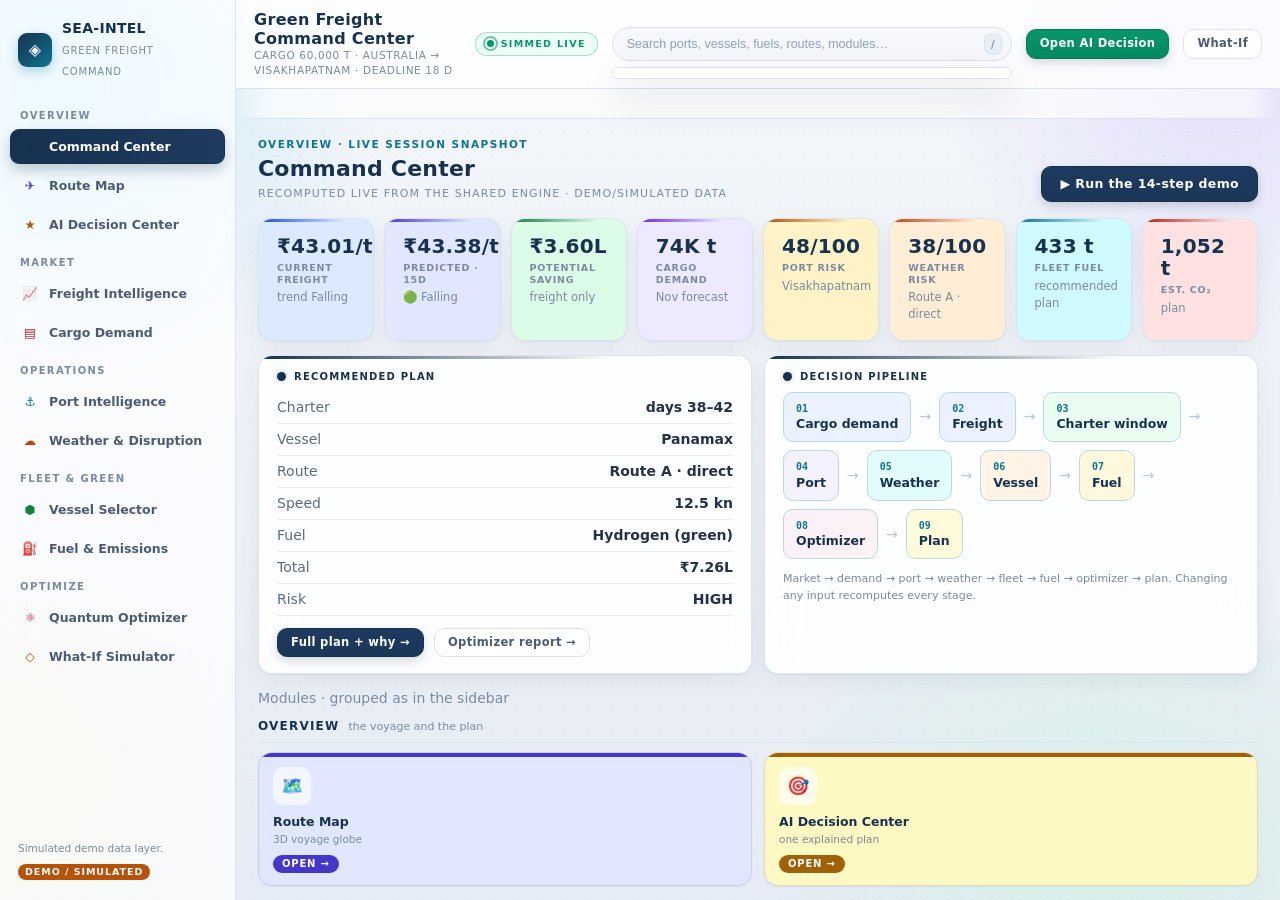
<file: index.html>
<!DOCTYPE html>
<html lang="en">
<head>
<meta charset="utf-8">
<meta name="viewport" content="width=device-width, initial-scale=1.0">
<title>SEA-INTEL · Green Freight Command Center</title>
<link rel="stylesheet" href="css/styles.css?v=66">
</head>
<body>

<div class="app">

  <!-- ============ SIDEBAR NAV ============ -->
  <aside class="side">
    <div class="brand">
      <div class="logo">◈</div>
      <div><b>SEA-INTEL</b><span>Green Freight Command</span></div>
    </div>

    <div class="grp">Overview</div>
    <button class="navbtn active" data-view="home"><span class="ico">◈</span>Command Center</button>
    <button class="navbtn" data-view="map"><span class="ico">✈</span>Route Map</button>
    <button class="navbtn" data-view="decision"><span class="ico">★</span>AI Decision Center</button>

    <div class="grp">Market</div>
    <button class="navbtn" data-view="freight"><span class="ico">📈</span>Freight Intelligence</button>
    <button class="navbtn" data-view="cargo"><span class="ico">▤</span>Cargo Demand</button>

    <div class="grp">Operations</div>
    <button class="navbtn" data-view="ports"><span class="ico">⚓</span>Port Intelligence</button>
    <button class="navbtn" data-view="weather"><span class="ico">☁</span>Weather &amp; Disruption</button>

    <div class="grp">Fleet &amp; Green</div>
    <button class="navbtn" data-view="vessels"><span class="ico">⬢</span>Vessel Selector</button>
    <button class="navbtn" data-view="fuel"><span class="ico">⛽</span>Fuel &amp; Emissions</button>

    <div class="grp">Optimize</div>
    <button class="navbtn" data-view="quantum"><span class="ico">⚛</span>Quantum Optimizer</button>
    <button class="navbtn" data-view="whatif"><span class="ico">◇</span>What-If Simulator</button>

    <div class="foot">
      Simulated demo data layer.<br>
      <span class="badge-demo">DEMO / SIMULATED</span>
    </div>
  </aside>

  <!-- ============ MAIN ============ -->
  <div class="main">
    <header class="head">
      <div class="dsp">
        <h1>Green Freight Command Center
          <small id="headCtx">Cargo 60,000 t · Australia → Visakhapatnam · Deadline 18 d</small>
        </h1>
      </div>
      <span class="live"><i></i>Simmed live</span>
      <div class="search">
        <input id="searchInput" type="search" placeholder="Search ports, vessels, fuels, routes, modules…" autocomplete="off" spellcheck="false" />
        <kbd class="search-hint">/</kbd>
        <div class="search-res" id="searchRes"></div>
      </div>
      <button class="btn small green" data-go="decision">Open AI Decision</button>
      <button class="btn small ghost" data-go="whatif">What-If</button>
    </header>

    <div class="tape" id="tape"><div class="tape-inner" id="tapeInner"></div></div>

    <div id="errBoard"></div>

    <!-- ================= HOME ================= -->
    <section class="view on" data-view="home">
      <div class="view-head">
        <div>
          <span class="kick">Overview · live session snapshot</span>
          <h2>Command Center <small id="hcSub">every figure below is recomputed by the shared engine</small></h2>
        </div>
        <button class="btn" id="btnDemo">▶ Run the 14-step demo</button>
      </div>

      <div class="strip pane" id="kpiStrip"></div>

      <div class="grid two pane">
        <div class="card">
          <div class="ttl">Recommended plan</div>
          <div id="homePlan"></div>
          <div style="display:flex;gap:10px;margin-top:12px;flex-wrap:wrap">
            <button class="btn small" data-go="decision">Full plan + why →</button>
            <button class="btn small ghost" data-go="quantum">Optimizer report →</button>
          </div>
        </div>
        <div class="card">
          <div class="ttl">Decision pipeline</div>
          <div class="pipe" id="pipeLine"></div>
          <p class="sim-note" style="margin-top:12px">Market → demand → port → weather → fleet → fuel → optimizer → plan. Changing any input recomputes every stage.</p>
        </div>
      </div>

      <div class="pane">
        <div class="ttl sec-ttl">Modules · grouped as in the sidebar</div>
        <div id="secMosaic"></div>
      </div>

      <div class="card pane">
        <div class="ttl">Guided demo log</div>
        <div class="demo-log" id="demoLog"><span class="step">ready.</span> Press “Run the 14-step demo” to walk the pipeline.</div>
      </div>
    </section>

    <!-- ================= FREIGHT ================= -->
    <section class="view" data-view="freight">
      <div class="view-head">
        <div>
          <span class="kick">Module 02 · market</span>
          <h2>Freight Intelligence <small>forecast, charter timing, savings</small></h2>
        </div>
        <span class="tag t" id="frTag">—</span>
      </div>

      <div class="card pane">
        <div class="ttl">Voyage inputs</div>
        <div class="row">
          <div class="field"><label>Origin</label><select id="fOrigin"></select></div>
          <div class="field"><label>Destination</label><select id="fDest"></select></div>
          <div class="field"><label>Cargo type</label><select id="fCargoType"></select></div>
          <div class="field"><label>Quantity (tonnes)</label><input type="number" id="fQty" min="1000" max="150000" step="1000"></div>
          <div class="field"><label>Deadline (days)</label><input type="number" id="fDeadline" min="5" max="60"></div>
          <div class="field"><label></label><button class="btn" id="fGo">Apply</button></div>
        </div>
      </div>

      <div class="grid three pane">
        <div class="card kpi">
          <div class="lbl">Current freight rate</div>
          <div class="v" id="frCur">–</div>
          <div class="sub down">simulated Baltic-style index</div>
        </div>
        <div class="card kpi">
          <div class="lbl">Predicted · ~15 days</div>
          <div class="v" id="frF15">–</div>
          <div class="sub" id="frTrend">—</div>
        </div>
        <div class="card kpi">
          <div class="lbl">Prediction confidence</div>
          <div class="v" id="frConf">–</div>
          <div class="sub">based on window sharpness</div>
        </div>
      </div>

      <div class="pane">
        <div class="card">
          <div class="ttl">Rate build-up for the selected lane</div>
          <div id="frLane"></div>
        </div>
      </div>

      <div class="grid two pane">
        <div class="card">
          <div class="ttl">Rate forecast · 60-day horizon</div>
          <div class="canvas-wrap" id="frChartWrap"><canvas id="frChart" data-h="280"></canvas></div>
        </div>
        <div class="card">
          <div class="ttl">Predicted rates</div>
          <div id="frPreds" style="display:flex;flex-direction:column;gap:8px"></div>
          <div class="sim-note" style="margin-top:10px">Plain-language read: <b id="frRead">—</b></div>
        </div>
      </div>

      <div class="grid two pane">
        <div class="card">
          <div class="ttl">Decision · best charter window</div>
          <div id="frWindow"></div>
        </div>
        <div class="card">
          <div class="ttl">Potential savings calculator</div>
          <div id="frSave"></div>
        </div>
      </div>
    </section>

    <!-- ================= CARGO ================= -->
    <section class="view" data-view="cargo">
      <div class="view-head">
        <div>
          <span class="kick">Module 03 · market</span>
          <h2>Cargo Demand Intelligence <small>tonnage pressure drives freight</small></h2>
        </div>
      </div>
      <div class="grid two pane">
        <div class="card">
          <div class="ttl">Monthly demand · Sep → Dec forecast</div>
          <div id="cgForecast"></div>
        </div>
        <div class="card">
          <div class="ttl">Demand → Freight linkage</div>
          <div class="pipe" id="cgChain"></div>
          <p class="sim-note" style="margin-top:12px" id="cgNote">—</p>
        </div>
      </div>
      <div class="grid two pane">
        <div class="card">
          <div class="ttl">Cargo volume by month (K tonnes)</div>
          <div class="canvas-wrap" id="cgChartWrap"><canvas id="cgChart" data-h="280"></canvas></div>
        </div>
        <div class="card">
          <div class="ttl">Demand growth analysis</div>
          <div id="cgGrowth"></div>
        </div>
      </div>
    </section>

    <!-- ================= PORTS ================= -->
    <section class="view" data-view="ports">
      <div class="view-head">
        <div>
          <span class="kick">Module 04 · operations</span>
          <h2>Port Intelligence <small>congestion, berths, draft, risk</small></h2>
        </div>
        <button class="btn small" data-go="map">Open on map →</button>
      </div>
      <div class="grid four pane" id="portCards"></div>
      <div class="card pane" id="altPortCard"></div>
    </section>

    <!-- ================= WEATHER ================= -->
    <section class="view" data-view="weather">
      <div class="view-head">
        <div>
          <span class="kick">Module 05 · operations</span>
          <h2>Weather &amp; Disruption Intelligence <small>sea state, ETA, cost impact</small></h2>
        </div>
      </div>
      <div class="grid three pane">
        <div class="card" style="display:flex;justify-content:center"><div id="wxRing"></div></div>
        <div class="card" id="wxImp"></div>
        <div class="card" id="wxAlt"></div>
      </div>
      <div class="card pane">
        <div class="ttl">Active sea-state events (simulated)</div>
        <div id="wxEvents"></div>
      </div>
    </section>

    <!-- ================= VESSELS ================= -->
    <section class="view" data-view="vessels">
      <div class="view-head">
        <div>
          <span class="kick">Module 06 · fleet</span>
          <h2>Vessel Selection Engine <small>capacity · cost · ETA · fuel · CO₂ · risk</small></h2>
        </div>
      </div>
      <div class="card pane">
        <div class="ttl">Comparison for current voyage</div>
        <table class="tbl" id="vesselTbl"></table>
        <p class="sim-note" style="margin-top:10px" id="vsNote">—</p>
      </div>
      <div class="card pane">
        <div class="ttl">Why this vessel</div>
        <ul class="why" id="vsWhy"></ul>
      </div>
    </section>

    <!-- ================= FUEL ================= -->
    <section class="view" data-view="fuel">
      <div class="view-head">
        <div>
          <span class="kick">Module 07 · green fleet</span>
          <h2>Fuel Prediction &amp; Speed Optimization <small>speed in → fuel, cost, CO₂ out</small></h2>
        </div>
      </div>
      <div class="card pane" id="fuShip"></div>
      <div class="grid two pane">
        <div class="card">
          <div class="ttl">Speed impact (live)</div>
          <div class="slider-row"><label>Speed</label><input type="range" id="spRange" min="10" max="17" step="0.1" value="13.1"><span class="pct" id="spVal">13.1 kn</span></div>
          <div id="spOut"></div>
        </div>
        <div class="card">
          <div class="ttl">Optimal cruising speed</div>
          <div id="spOpt"></div>
        </div>
      </div>
      <div class="grid two pane">
        <div class="card">
          <div class="ttl">Fuel → speed curve</div>
          <div class="canvas-wrap" id="fuChartWrap"><canvas id="fuChart" data-h="260"></canvas></div>
        </div>
        <div class="card">
          <div class="ttl">Green fuel comparison · this voyage</div>
          <table class="tbl" id="fuelTbl"></table>
          <div style="margin-top:12px" class="row">
            <button class="btn small" id="shoreBtn">Shore power: on</button>
            <span class="sim-note">Shore-power flag shown when the destination port has infrastructure.</span>
          </div>
        </div>
      </div>
    </section>

    <!-- ================= MAP ================= -->
    <section class="view" data-view="map">
      <div class="view-head">
        <div>
          <span class="kick">Module 08 · spatial</span>
          <h2>Route Map <small>dotted line = your route · scroll or + / − to zoom into a port · fit route frames both ends</small></h2>
        </div>
        <div class="row">
          <button class="btn small" data-lane="A">Route A</button>
          <button class="btn small" data-lane="B">Route B</button>
          <button class="btn small" data-lane="C">Route C</button>
          <span class="zoomer">
            <button class="btn small ghost" data-zout="−" title="Zoom out">−</button>
            <button class="btn small ghost" data-zfit="1" title="Frame the whole route">fit route</button>
            <button class="btn small ghost" data-zin="+" title="Zoom in">+</button>
          </span>
          <button class="btn small ghost" data-go="weather">Weather risk →</button>
        </div>
      </div>
      <div class="globe-box" id="globeBox">
        <div class="globe-ctl">
          <button class="btn small" data-zin="+">+</button>
          <button class="btn small" data-zout="−">−</button>
          <button class="btn small ghost" data-zfit="1">fit route</button>
          <span id="zoomLvl" class="tag">1.0×</span>
        </div>
        <div id="globeTip"></div>
      </div>
      <div class="card pane">
        <div class="ttl">Voyage path on the planet</div>
        <div id="mapPath"></div>
      </div>
      <div class="card pane">
        <div class="ttl">Map legend &amp; route rationale</div>
        <div id="mapLegend"></div>
      </div>
    </section>

    <!-- ================= QUANTUM ================= -->
    <section class="view" data-view="quantum">
      <div class="view-head">
        <div>
          <span class="kick">Module 09 · optimizer (problem 26138)</span>
          <h2>Quantum-Inspired Optimization <small>annealing over vessel × route × speed × fuel × charter window</small></h2>
        </div>
        <button class="btn" id="optBtn">⚛ Run optimizer</button>
      </div>
      <div class="grid two pane">
        <div class="card">
          <div class="ttl">Optimization priorities</div>
          <div class="slider-row"><label>Cost</label><input type="range" class="wsl" data-k="cost" min="0" max="100"><span class="pct" id="wCost">70%</span></div>
          <div class="slider-row"><label>Fuel</label><input type="range" class="wsl" data-k="fuel" min="0" max="100"><span class="pct" id="wFuel">60%</span></div>
          <div class="slider-row"><label>Emissions</label><input type="range" class="wsl" data-k="emi" min="0" max="100"><span class="pct" id="wEmi">90%</span></div>
          <div class="slider-row"><label>ETA</label><input type="range" class="wsl" data-k="eta" min="0" max="100"><span class="pct" id="wEta">80%</span></div>
          <p class="sim-note" style="margin-top:8px">Priority changes shift vessel / route / speed / fuel choices through the same engine.</p>
        </div>
        <div class="card">
          <div class="ttl">Result that matches current priorities</div>
          <div id="optOut"></div>
          <div id="qWhy" style="margin-top:10px"></div>
        </div>
      </div>
      <div class="grid two pane">
        <div class="card" id="qBox"></div>
        <div class="card" id="cBox"></div>
      </div>
      <div class="card pane">
        <div class="ttl">Optimizer method</div>
        <div class="sim-note">Quantum-inspired simulated annealing over the full decision graph; objective = weighted (cost, fuel, CO₂, ETA-lateness). Runs and timings are measured live in your browser on each “Run optimizer”. Conventional baseline = greedy grid search over the same space.</div>
      </div>
    </section>

    <!-- ================= WHAT-IF ================= -->
    <section class="view" data-view="whatif">
      <div class="view-head">
        <div>
          <span class="kick">Module 10 · simulation</span>
          <h2>What-If Simulator <small>change a scenario → engine re-optimizes everything</small></h2>
        </div>
        <button class="btn green" id="wiReset">Reset scenarios</button>
      </div>
      <div class="card pane">
        <div class="ttl">Scenario switches</div>
        <div class="row" id="wiChips"></div>
      </div>
      <div class="grid two pane">
        <div class="card"><div class="ttl">Before</div><div id="wiBefore"></div></div>
        <div class="card"><div class="ttl">After</div><div id="wiAfter"></div></div>
      </div>
      <div class="card pane">
        <div class="ttl">Why the recommendation changed</div>
        <div id="wiWhy"></div>
        <div class="grid four" id="wiDeltas" style="margin-top:12px"></div>
      </div>
    </section>

    <!-- ================= DECISION ================= -->
    <section class="view" data-view="decision">
      <div class="view-head">
        <div>
          <span class="kick">Output · everything above converges here</span>
          <h2>AI Voyage Decision Center <small>one recommendation, fully explained</small></h2>
        </div>
        <div style="display:flex;gap:8px">
          <button class="btn small" data-go="map">Route →</button>
          <button class="btn small ghost" data-go="whatif">Stress-test →</button>
        </div>
      </div>
      <div class="grid two pane">
        <div class="card">
          <div class="ttl">🏆 Recommended plan</div>
          <div id="decPlan"></div>
        </div>
        <div class="card" style="display:flex;justify-content:space-around;align-items:center;gap:16px">
          <div id="decRing"></div>
          <div id="decRingTxt"></div>
        </div>
      </div>
      <div class="grid two pane">
        <div class="card">
          <div class="ttl">Expected results</div>
          <div id="decResults"></div>
        </div>
        <div class="card">
          <div class="ttl">Why did AI choose this?</div>
          <ul class="why" id="decWhy"></ul>
        </div>
      </div>
      <div class="card pane">
        <div class="ttl">Digital voyage summary</div>
        <table class="tbl" id="decSummary"></table>
      </div>
      <div class="card pane">
        <div class="ttl">Before / after optimization</div>
        <div class="canvas-wrap" id="decChartWrap"><canvas id="decChart" data-h="280"></canvas></div>
      </div>
    </section>

    <!-- modal -->
    <div class="modal" id="portModal"><div class="box card" id="portModalBody"></div></div>
  </div>
</div>

<div id="probe" style="display:none"></div>
<script src="js/data.js?v=66"></script>
<script src="js/sea-routes.js?v=66"></script>
<script src="js/engine.js?v=66"></script>
<script src="js/charts.js?v=66"></script>
<script src="js/globe2026z.js?v=66"></script>
<script src="js/app.js?v=66"></script>
</body>
</html>
</file>
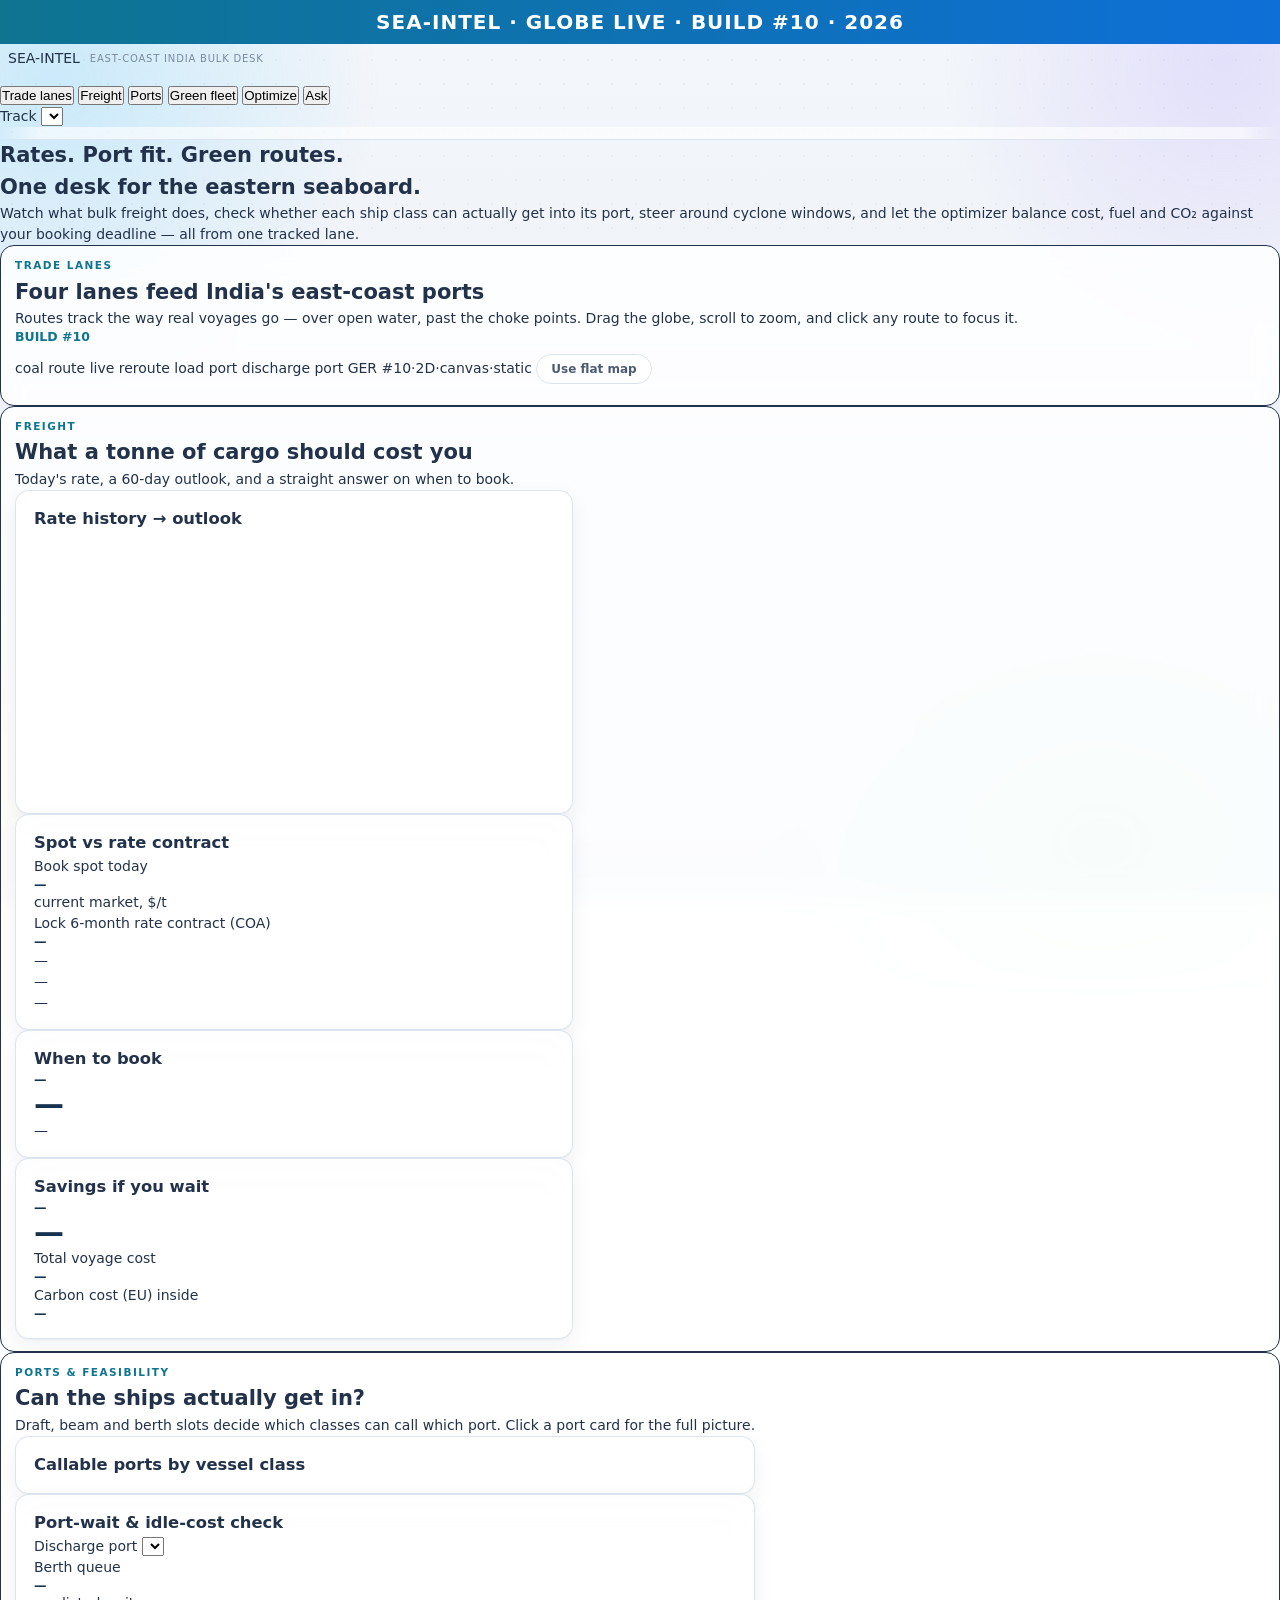
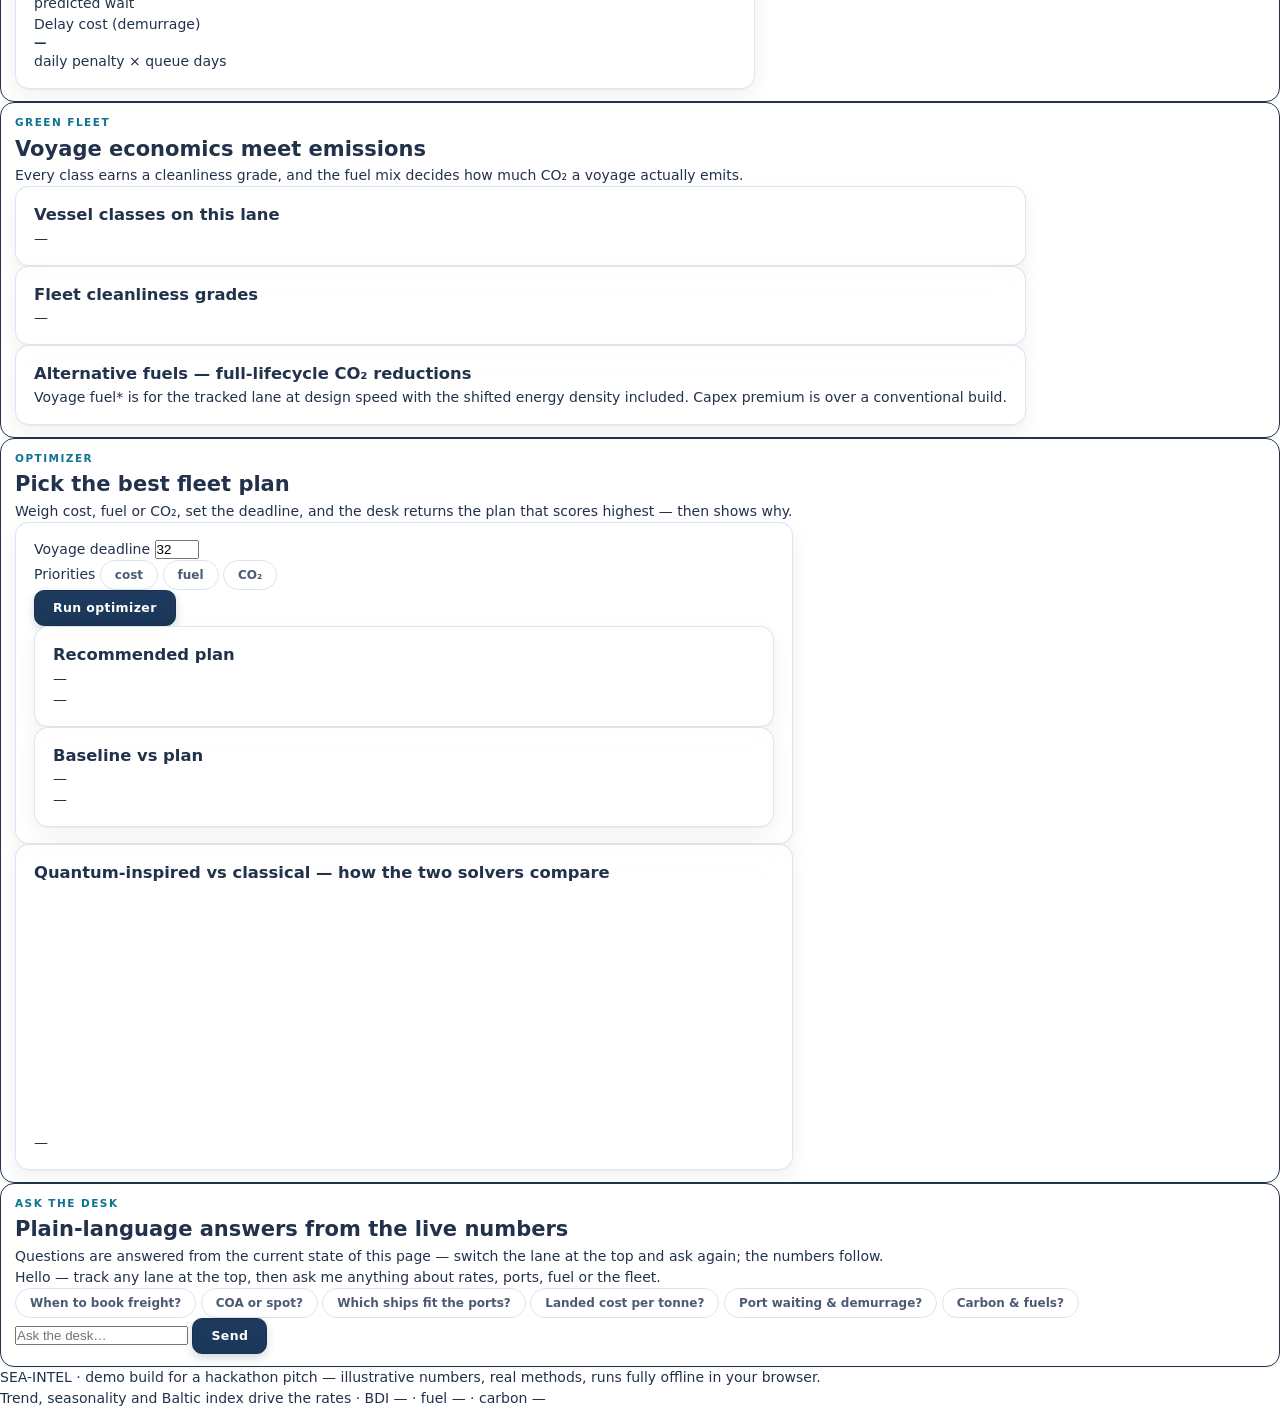
<file: OPEN-ME.html>
<!DOCTYPE html>
<html lang="en">
<head>
<meta charset="utf-8">
<meta name="viewport" content="width=device-width, initial-scale=1.0">
<title>SEA-INTEL GLOBE · BUILD 10 · 3D LIVE</title>
<link rel="stylesheet" href="css/styles.css?v=40">
</head>
<body>

<div id="progress"></div>

<div id="gBanner" style="background:linear-gradient(90deg,#0e7490,#0e6fd8);color:#fff;text-align:center;font:700 20px/1 system-ui,sans-serif;letter-spacing:1px;padding:12px 16px;">SEA-INTEL · GLOBE LIVE · BUILD #10 · 2026</div>

<header class="top">
  <div class="brand">SEA-INTEL<span>east-coast India bulk desk</span></div>
  <nav class="nav">
    <button data-scroll="lanes" class="active">Trade lanes</button>
    <button data-scroll="forecast">Freight</button>
    <button data-scroll="ports">Ports</button>
    <button data-scroll="fleet">Green fleet</button>
    <button data-scroll="optimize">Optimize</button>
    <button data-scroll="ask">Ask</button>
  </nav>
  <label class="lane-pick">Track <select id="laneSel"></select></label>
</header>

<div class="tape" id="tape"></div>

<section class="hero">
  <h1>Rates. Port fit. Green routes.<br>One desk for the eastern seaboard.</h1>
  <p>Watch what bulk freight does, check whether each ship class can actually get into its port, steer around cyclone windows, and let the optimizer balance cost, fuel and CO₂ against your booking deadline — all from one tracked lane.</p>
  <div class="kpis" id="heroKpis"></div>
</section>

<section id="lanes" class="sec">
  <div class="wrap">
  <div class="sec-head"><span class="kick">Trade lanes</span><h2>Four lanes feed India's east-coast ports</h2><p>Routes track the way real voyages go — over open water, past the choke points. Drag the globe, scroll to zoom, and click any route to focus it. <b class="buildmark" style="color:#0e7490">BUILD&nbsp;#10</b></p></div>
  </div>
  <div class="mapcard">
    <div id="globeBox" class="ocean"></div>
    <svg id="routeMap" class="ocean" viewBox="0 0 1000 520" style="display:none"></svg>
    <div class="legend">
      <span><i class="ex" style="background:#22d3ee"></i>coal route</span>
      <span><i class="ex" style="background:#d97706"></i>live reroute</span>
      <span><i class="ex" style="background:#dc2626"></i>load port</span>
      <span><i class="ex" style="background:#059669"></i>discharge port</span>
      <span class="ger">GER&nbsp;#10·2D·canvas·static</span>
      <button class="chip mapmode" id="modeBtn" type="button">Use flat map</button>
    </div>
    <div class="globe-tip" id="globeTip"></div>
  </div>
  <div class="wrap">
  <div class="g4" id="laneCards"></div>
  </div>
</section>

<section id="forecast" class="sec">
  <div class="wrap">
  <div class="sec-head"><span class="kick">Freight</span><h2>What a tonne of cargo should cost you</h2><p>Today's rate, a 60-day outlook, and a straight answer on when to book.</p></div>
  <div class="g4" id="rateKpis"></div>
  <div class="g2">
    <div class="card"><h3>Rate history → outlook</h3><div class="canvas-holder"><canvas id="rateChart" class="chart" width="520" height="260"></canvas><div class="tt"></div></div></div>
    <div class="card"><h3>Spot vs rate contract</h3>
      <div class="center-txt"><div class="lbl"><span>Book spot today</span><b id="coaSpot">—</b></div><div class="edge">current market, $/t</div></div>
      <div class="center-txt"><div class="lbl"><span>Lock 6-month rate contract (COA)</span><b id="coaFix">—</b></div><div class="edge" id="coaDiff">—</div></div>
      <div class="note" id="coaRec">—</div>
      <div class="note soft" id="bunkerVal">—</div>
    </div>
  </div>
  <div class="g2">
    <div class="card"><h3>When to book</h3>
      <div class="center-txt big"><b class="gauge" id="timingVal">—</b><div class="edge" id="freightWinWhy">—</div></div>
      <div class="note soft" id="winNote">—</div>
    </div>
    <div class="card"><h3>Savings if you wait</h3>
      <div class="center-txt big"><b class="gauge" id="saveVal">—</b><div class="edge" id="saveSub">—</div></div>
      <div class="lbl two"><span>Total voyage cost</span><b id="calcVoyageCost">—</b></div>
      <div class="lbl two"><span>Carbon cost (EU) inside</span><b id="calcCarbon">—</b></div>
    </div>
  </div>
  </div>
</section>

<section id="ports" class="sec">
  <div class="wrap">
  <div class="sec-head"><span class="kick">Ports &amp; feasibility</span><h2>Can the ships actually get in?</h2><p>Draft, beam and berth slots decide which classes can call which port. Click a port card for the full picture.</p></div>
  <div class="g4" id="portCards"></div>
  <div class="g2">
    <div class="card"><h3>Callable ports by vessel class</h3><table class="tbl" id="feasTbl"></table></div>
    <div class="card"><h3>Port-wait &amp; idle-cost check</h3>
      <label>Discharge port <select id="dmSel"></select></label>
      <div class="kpis two">
        <div class="center-txt"><div class="lbl"><span>Berth queue</span><b id="dmQueue">—</b></div><div class="edge">predicted wait</div></div>
        <div class="center-txt"><div class="lbl"><span>Delay cost (demurrage)</span><b id="dmCost">—</b></div><div class="edge">daily penalty × queue days</div></div>
      </div>
    </div>
  </div>
  </div>
</section>

<section id="fleet" class="sec">
  <div class="wrap">
  <div class="sec-head"><span class="kick">Green fleet</span><h2>Voyage economics meet emissions</h2><p>Every class earns a cleanliness grade, and the fuel mix decides how much CO₂ a voyage actually emits.</p></div>
  <div class="g2">
    <div class="card"><h3>Vessel classes on this lane</h3><table class="tbl" id="vessTbl"></table><div class="note soft" id="vessNote">—</div></div>
    <div class="card"><h3>Fleet cleanliness grades</h3><table class="tbl" id="ciiTbl"></table><div class="note soft" id="complianceNote">—</div></div>
  </div>
  <div class="card"><h3>Alternative fuels — full-lifecycle CO₂ reductions</h3><table class="tbl" id="fuelTbl"></table><div class="note soft">Voyage fuel* is for the tracked lane at design speed with the shifted energy density included. Capex premium is over a conventional build.</div></div>
  </div>
</section>

<section id="optimize" class="sec">
  <div class="wrap">
  <div class="sec-head"><span class="kick">Optimizer</span><h2>Pick the best fleet plan</h2><p>Weigh cost, fuel or CO₂, set the deadline, and the desk returns the plan that scores highest — then shows why.</p></div>
  <div class="card panel">
    <div class="ctrl">
      <label>Voyage deadline <input id="optDeadline" type="number" min="18" max="75" value="32"></label>
      <div class="weights" id="optWeights">
        <span class="wlabel">Priorities</span>
        <label class="chip w active" data-w="cost">cost</label>
        <label class="chip w active" data-w="fuel">fuel</label>
        <label class="chip w active" data-w="co2">CO₂</label>
      </div>
      <button class="btn primary" id="optRun">Run optimizer</button>
    </div>
    <div class="g2">
      <div class="card"><h3>Recommended plan</h3><div class="plan" id="optPlan"><div class="edge">—</div></div><div class="note soft" id="optMeta">—</div></div>
      <div class="card"><h3>Baseline vs plan</h3><div class="plan" id="optBase"><div class="edge">—</div></div><div class="note soft" id="optAdvice">—</div></div>
    </div>
  </div>
  <div class="card"><h3>Quantum-inspired vs classical — how the two solvers compare</h3>
    <div class="g2">
      <div class="canvas-holder"><canvas id="benchChart" class="chart" width="520" height="240"></canvas></div>
      <table class="tbl" id="benchTbl"></table>
    </div>
    <div class="note soft" id="benchNote">—</div>
  </div>
  </div>
</section>

<section id="ask" class="sec">
  <div class="wrap">
  <div class="sec-head"><span class="kick">Ask the desk</span><h2>Plain-language answers from the live numbers</h2><p>Questions are answered from the current state of this page — switch the lane at the top and ask again; the numbers follow.</p></div>
  <div class="chat" id="chat">
    <div class="bubble bot">Hello — track any lane at the top, then ask me anything about rates, ports, fuel or the fleet.</div>
  </div>
  <div class="chips" id="askChips">
    <button class="chip" data-q="When should I book? What will freight do next?">When to book freight?</button>
    <button class="chip" data-q="Should I take a COA or the spot rate?">COA or spot?</button>
    <button class="chip" data-q="Which vessel class can call these ports?">Which ships fit the ports?</button>
    <button class="chip" data-q="What is the landed cost per tonne?">Landed cost per tonne?</button>
    <button class="chip" data-q="How bad is the waiting time and demurrage?">Port waiting &amp; demurrage?</button>
    <button class="chip" data-q="What is my carbon exposure and how do fuel options change it?">Carbon &amp; fuels?</button>
  </div>
  <form class="askbar" id="askForm">
    <input id="askIn" type="text" placeholder="Ask the desk…" autocomplete="off">
    <button class="btn primary" type="submit">Send</button>
  </form>
  </div>
</section>

<footer>
  <div>SEA-INTEL · demo build for a hackathon pitch — illustrative numbers, real methods, runs fully offline in your browser.</div>
  <div class="soft">Trend, seasonality and Baltic index drive the rates · BDI <span id="footBdi">—</span> · fuel <span id="footFuel">—</span> · carbon <span id="footEua">—</span></div>
</footer>

<script src="js/data.js?v=33"></script>
<script src="js/app.js?v=33"></script>
<script src="js/globe2026z.js?v=1"></script>
</body>
</html>
</file>
<file: css/styles.css>
:root {
  --bg: #eef2f8;
  --bg2: #f7f9fc;
  --panel: #ffffff;
  --panel2: #fdfdfe;
  --line: #dbe3ee;
  --navy: #16324f;
  --navy2: #1e3a5f;
  --teal: #0e7490;
  --blue: #2563eb;
  --green: #059669;
  --amber: #b45309;
  --red: #dc2626;
  --cyan: #0e7490;
  --ink: #22324b;
  --ink2: #4c5b74;
  --ink3: #7a8aa0;
  --head: #132743;
  --soft: rgba(19, 39, 67, 0.06);
  --mono: ui-monospace, "Cascadia Mono", Consolas, monospace;
}
* { box-sizing: border-box; margin: 0; padding: 0; }
html { background: linear-gradient(180deg, #f4f7fb 0%, var(--bg) 45%, #e6ecf5 100%) fixed; }
html, body { height: 100%; }
body {
  background: transparent; position: relative;
  color: var(--ink);
  font: 14px/1.5 system-ui, "Segoe UI", sans-serif;
  overflow: hidden;
}
/* Animated pastel haze + dot grid ambience */
body::before {
  content: ""; position: fixed; inset: -10%; z-index: -1; pointer-events: none;
  background:
    radial-gradient(30% 40% at 12% 16%, rgba(125, 211, 252, .34), transparent 70%),
    radial-gradient(26% 36% at 88% 14%, rgba(196, 181, 253, .34), transparent 70%),
    radial-gradient(30% 34% at 80% 86%, rgba(187, 247, 208, .38), transparent 72%),
    radial-gradient(26% 32% at 6% 82%, rgba(254, 240, 138, .3), transparent 72%);
  animation: haze 30s ease-in-out infinite alternate;
  will-change: transform;
}
body::after {
  content: ""; position: fixed; inset: 0; z-index: -1; pointer-events: none; opacity: .55;
  background-image: radial-gradient(rgba(22, 50, 79, .07) 1px, transparent 1.4px);
  background-size: 24px 24px;
}
@keyframes haze {
  from { transform: translate3d(0, 0, 0) scale(1); }
  to { transform: translate3d(2%, -3%, 0) scale(1.14); }
}
::-webkit-scrollbar { width: 10px; height: 10px; }
::-webkit-scrollbar-thumb { background: #c3cfe0; border-radius: 8px; border: 2px solid transparent; background-clip: content-box; }
::-webkit-scrollbar-thumb:hover { background: #a9b8cf; }
::-webkit-scrollbar-track { background: transparent; }
a { color: var(--teal); }

.app { display: grid; grid-template-columns: 236px 1fr; height: 100vh; }

/* ---------- Sidebar ---------- */
.side {
  background: rgba(255, 255, 255, .72);
  -webkit-backdrop-filter: blur(18px) saturate(1.4);
  backdrop-filter: blur(18px) saturate(1.4);
  border-right: 1px solid var(--line);
  display: flex; flex-direction: column;
  padding: 14px 10px 18px; overflow-y: auto;
  position: relative; z-index: 20;
}
.brand { display: flex; align-items: center; gap: 10px; padding: 4px 8px 16px; }
.brand .logo {
  width: 34px; height: 34px; border-radius: 9px; flex: none;
  background: linear-gradient(135deg, #16324f, #0e7490);
  box-shadow: 0 4px 12px rgba(14, 116, 144, .3);
  display: grid; place-items: center;
  font: 800 16px/1 system-ui; color: #ffffff;
  animation: brandGlow 4.5s ease-in-out infinite;
}
@keyframes brandGlow { 0%, 100% { box-shadow: 0 4px 12px rgba(14, 116, 144, .3); } 50% { box-shadow: 0 4px 22px rgba(14, 116, 144, .55); } }
.brand b { color: var(--navy); font-size: 14px; letter-spacing: .02em; display: block; }
.brand span { color: var(--ink3); font-size: 10px; letter-spacing: .08em; text-transform: uppercase; }
.side .grp { color: var(--ink3); font: 700 10px/1 system-ui; letter-spacing: .14em; text-transform: uppercase; padding: 14px 10px 6px; }
.navbtn {
  width: 100%; text-align: left; display: flex; align-items: center; gap: 10px;
  background: transparent; color: var(--ink2);
  border: 1px solid transparent; border-radius: 9px;
  padding: 9px 10px; margin: 2px 0; cursor: pointer;
  font: 600 12.5px/1.2 system-ui; transition: background .15s, color .15s, border-color .15s, transform .08s ease, box-shadow .15s;
}
.navbtn:hover { background: var(--soft); color: var(--navy); transform: translateX(2px); }
.navbtn:active { transform: translateY(1px); }
.navbtn .ico { width: 18px; text-align: center; color: var(--teal); flex: none; }
.navbtn.active { background: linear-gradient(90deg, #16324f, #1e3a5f); color: #ffffff; border-color: #16324f; box-shadow: 0 6px 14px rgba(22, 50, 79, .25); }
.navbtn.active .ico { color: #7dd3fc; }
.side .foot { margin-top: auto; padding: 14px 8px 2px; color: var(--ink3); font-size: 10.5px; line-height: 1.5; }
.badge-demo {
  display: inline-block; font: 700 9.5px/1 system-ui; letter-spacing: .1em;
  color: #ffffff; background: var(--amber); border-radius: 999px; padding: 3px 7px; margin-top: 8px;
}

/* ---------- Header / tape ---------- */
.head {
  display: flex; align-items: center; gap: 14px;
  padding: 10px 18px; border-bottom: 1px solid var(--line);
  background: rgba(255, 255, 255, .82); backdrop-filter: blur(8px);
  position: relative; z-index: 10;
}
.head h1 { font: 700 16px/1.2 system-ui; color: var(--navy); letter-spacing: .02em; }
.head h1 small { display: block; color: var(--ink3); font: 500 10.5px/1.4 system-ui; letter-spacing: .06em; text-transform: uppercase; }
.head .dsp { flex: 1; }

/* Global search */
.search { position: relative; flex: 0 1 400px; min-width: 180px; }
.search input {
  width: 100%; padding: 9px 38px 9px 14px; box-sizing: border-box;
  border: 1px solid var(--line); border-radius: 999px;
  background: #f5f7fb; color: var(--ink); font-size: 12.5px; outline: none;
  transition: border-color .12s, box-shadow .12s, background .12s;
}
.search input::placeholder { color: #8ea0bd; }
.search input:focus { border-color: #93c5fd; background: #ffffff; box-shadow: 0 0 0 3px #dbeafe; }
.search-hint {
  position: absolute; right: 10px; top: 50%; transform: translateY(-50%);
  font: 700 10px/1.5 system-ui; color: var(--ink3);
  background: #e8eef6; border: 1px solid var(--line); border-radius: 6px; padding: 2px 6px; pointer-events: none;
}
.search-res {
  position: absolute; top: calc(100% + 6px); left: 0; right: 0;
  background: #ffffff; border: 1px solid var(--line); border-radius: 12px;
  box-shadow: 0 16px 38px rgba(19, 39, 67, .18); overflow: hidden; z-index: 70; padding: 5px;
}
.sr { display: flex; align-items: center; gap: 10px; padding: 8px 9px; border-radius: 9px; cursor: pointer; border-bottom: 1px solid #f0f4f9; }
.sr:last-child { border-bottom: none; }
.sr.sel, .sr:hover { background: #f0f6ff; }
.sr-ico { width: 30px; height: 30px; border-radius: 8px; display: grid; place-items: center; flex: none; }
.sr-tx { flex: 1; min-width: 0; }
.sr-tx b { display: block; font: 700 12.5px/1.3 system-ui; color: var(--navy); white-space: nowrap; overflow: hidden; text-overflow: ellipsis; }
.sr-tx small { display: block; font-size: 10.5px; line-height: 1.35; color: var(--ink3); white-space: nowrap; overflow: hidden; text-overflow: ellipsis; margin-top: 2px; }
.sr em { font-style: normal; font: 700 9px/1 system-ui; letter-spacing: .08em; text-transform: uppercase; }
.sr-none { padding: 12px; color: var(--ink3); font-size: 12px; text-align: center; }
.tape {
  overflow: hidden; white-space: nowrap;
  border-bottom: 1px solid var(--line);
  background: rgba(255, 255, 255, .62);
  -webkit-backdrop-filter: blur(10px);
  backdrop-filter: blur(10px);
  padding: 6px 0; color: var(--ink2); font-size: 11.5px;
  mask-image: linear-gradient(90deg, transparent, #000 3%, #000 97%, transparent);
}
.tape-inner { display: inline-block; padding-left: 100%; animation: marquee 46s linear infinite; white-space: nowrap; }
.tape-inner span { margin-right: 38px; }
.tape-inner b { color: var(--navy); font-weight: 600; }
.tape-inner .up { color: var(--green); }
.tape-inner .down { color: var(--red); }
@keyframes marquee { to { transform: translateX(-100%); } }

/* ---------- Main area ---------- */
.main { overflow-y: auto; height: 100vh; position: relative; }
.view { display: none; padding: 20px 22px 60px; max-width: 1280px; margin: 0 auto; }
.view.on { display: block; animation: rise .4s cubic-bezier(.2, .7, .3, 1) backwards; }
@keyframes rise { from { opacity: 0; transform: translateY(10px); } to { opacity: 1; transform: none; } }
.view-head { display: flex; align-items: flex-end; justify-content: space-between; gap: 14px; margin-bottom: 16px; flex-wrap: wrap; }
.view-head h2 { font: 800 22px/1.2 system-ui; color: var(--navy); letter-spacing: .01em; }
.view-head h2 small { display: block; color: var(--ink3); font: 500 11px/1.5 system-ui; letter-spacing: .1em; text-transform: uppercase; margin-top: 4px; }
.kick { color: var(--teal); font: 600 10.5px/1 system-ui; letter-spacing: .14em; text-transform: uppercase; display: block; margin-bottom: 6px; }
.pane { margin-bottom: 14px; }

/* Cards */
.card {
  background: rgba(255, 255, 255, .88);
  -webkit-backdrop-filter: blur(16px) saturate(1.35);
  backdrop-filter: blur(16px) saturate(1.35);
  border: 1px solid rgba(219, 227, 238, .92);
  border-radius: 14px; padding: 16px 18px;
  box-shadow: 0 1px 2px rgba(19, 39, 67, .05), 0 8px 22px rgba(19, 39, 67, .06);
  transition: box-shadow .22s ease, border-color .22s ease, transform .22s ease;
}
.card:hover {
  border-color: color-mix(in srgb, var(--acc, #0e7490) 32%, #ffffff);
  box-shadow: 0 4px 10px rgba(19, 39, 67, .05),
    0 16px 30px color-mix(in srgb, var(--acc, #0e7490) 14%, rgba(19, 39, 67, .32));
}
.card .ttl { color: var(--ink3); font: 700 10px/1 system-ui; letter-spacing: .12em; text-transform: uppercase; margin-bottom: 10px; display: flex; align-items: center; gap: 8px; }

/* Per-module accent colours */
.view { --acc: #0e7490; --accbg: #cffafe; }
.view[data-view="home"] { --acc: #16324f; --accbg: #eef2f8; }
.view[data-view="freight"] { --acc: #1d4ed8; --accbg: #dbeafe; }
.view[data-view="cargo"] { --acc: #b91c1c; --accbg: #fee2e2; }
.view[data-view="ports"] { --acc: #0e7490; --accbg: #cffafe; }
.view[data-view="weather"] { --acc: #c2410c; --accbg: #ffedd5; }
.view[data-view="vessels"] { --acc: #15803d; --accbg: #dcfce7; }
.view[data-view="fuel"] { --acc: #6d28d9; --accbg: #ede9fe; }
.view[data-view="map"] { --acc: #4338ca; --accbg: #e0e7ff; }
.view[data-view="quantum"] { --acc: #be185d; --accbg: #fce7f3; }
.view[data-view="whatif"] { --acc: #b45309; --accbg: #fef3c7; }
.view[data-view="decision"] { --acc: #a16207; --accbg: #fef9c3; }

/* Cards take on their module accent */
.view .card { position: relative; }
.view .card::before {
  content: ""; position: absolute; top: 0; left: 0; right: 0; height: 3px;
  border-radius: 13px 13px 0 0;
  background: linear-gradient(90deg, var(--acc), transparent 72%);
}
.view .card .ttl { color: var(--acc); }
.view .card .ttl::before {
  content: ""; width: 9px; height: 9px; border-radius: 50%;
  background: var(--acc); box-shadow: 0 0 0 3px var(--accbg);
}
.view .card .ttl kbd { color: var(--ink3); }

/* Entrance shine sweep across module cards */
.view.on .card { overflow: hidden; }
.view.on .card::after {
  content: ""; position: absolute; top: 0; left: -90%; width: 55%; height: 100%;
  transform: skewX(-16deg); pointer-events: none;
  background: linear-gradient(90deg, transparent, rgba(255, 255, 255, .55), transparent);
  animation: sheen .9s .1s ease-out both;
}
@keyframes sheen { from { left: -90%; } to { left: 145%; } }

/* Stable, data-look numerals */
.kpi .v, .strip .v, .big, .ring .rc b, .slider-row .pct, .pipe .node .s { font-variant-numeric: tabular-nums; }

/* Live pulse chip in the header */
.live {
  display: inline-flex; align-items: center; gap: 7px; flex: none;
  font: 700 9.5px/1 system-ui; letter-spacing: .14em; text-transform: uppercase;
  color: var(--green); background: rgba(236, 253, 245, .9);
  border: 1px solid rgba(5, 150, 105, .3); border-radius: 999px; padding: 6px 11px;
}
.live i { width: 7px; height: 7px; border-radius: 50%; background: var(--green); position: relative; }
.live i::after {
  content: ""; position: absolute; inset: -4px; border-radius: 50%;
  border: 2px solid rgba(5, 150, 105, .55);
  animation: ping 1.8s ease-out infinite;
}
@keyframes ping { from { transform: scale(.55); opacity: .9; } to { transform: scale(1.6); opacity: 0; } }

/* Keyboard focus ring */
:focus-visible { outline: 2px solid #93c5fd; outline-offset: 2px; }

/* Respect reduced-motion preference */
@media (prefers-reduced-motion: reduce) {
  *, *::before, *::after { animation-duration: .001s !important; animation-iteration-count: 1 !important; transition-duration: .001s !important; }
}

/* Nav icons take their module accent */
.navbtn .ico { color: var(--navy); }
.navbtn[data-view="freight"] .ico { color: #1d4ed8; }
.navbtn[data-view="cargo"] .ico { color: #b91c1c; }
.navbtn[data-view="ports"] .ico { color: #0e7490; }
.navbtn[data-view="weather"] .ico { color: #c2410c; }
.navbtn[data-view="vessels"] .ico { color: #15803d; }
.navbtn[data-view="fuel"] .ico { color: #6d28d9; }
.navbtn[data-view="map"] .ico { color: #4338ca; }
.navbtn[data-view="quantum"] .ico { color: #be185d; }
.navbtn[data-view="whatif"] .ico { color: #b45309; }
.navbtn[data-view="decision"] .ico { color: #a16207; }
.navbtn[data-view="home"] .ico { color: #16324f; }
.grid { display: grid; grid-template-columns: repeat(4, 1fr); gap: 12px; }
.grid.three { grid-template-columns: repeat(3, 1fr); }
.grid.two { grid-template-columns: repeat(2, 1fr); }
.kpi .v { font: 800 26px/1.1 system-ui; color: var(--navy); letter-spacing: .01em; }
.kpi .lbl { color: var(--ink2); font: 600 10px/1.2 system-ui; letter-spacing: .1em; text-transform: uppercase; margin: 6px 0 4px; }
.kpi .sub { color: var(--ink3); font-size: 11.5px; }
.kpi .sub .up { color: var(--green); }
.kpi .sub .down { color: var(--red); }
.kpi .dlt { border-left: 3px solid transparent; }
.kpi .dlt.teal { border-color: var(--teal); } .kpi .dlt.green { border-color: var(--green); }
.kpi .dlt.amber { border-color: var(--amber); } .kpi .dlt.red { border-color: var(--red); }

/* Buttons */
.btn {
  display: inline-flex; align-items: center; gap: 8px; justify-content: center;
  border: 1px solid #16324f;
  background-image: linear-gradient(180deg, #1e3a5f, #16324f);
  background-size: 100% 220%;
  color: #ffffff; font: 700 12.5px/1 system-ui; letter-spacing: .03em;
  padding: 11px 18px; border-radius: 10px; cursor: pointer; transition: background-position .18s ease, box-shadow .15s ease, transform .08s ease;
  box-shadow: 0 4px 10px rgba(22, 50, 79, .18);
}
.btn:hover { background-position-y: 100%; box-shadow: 0 8px 18px rgba(22, 50, 79, .28); transform: translateY(-1px); }
.btn:active { transform: translateY(0); }
.btn.small { padding: 8px 13px; font-size: 11.5px; }
.btn.ghost { background: #ffffff; background-image: none; border-color: var(--line); color: var(--ink2); box-shadow: none; }
.btn.ghost:hover { border-color: #b8c6da; color: var(--navy); }
.btn.green { border-color: #047857; background-image: linear-gradient(180deg, #059669, #047857); background-size: 100% 220%; }

/* Forms */
.row { display: flex; flex-wrap: wrap; gap: 12px; }
.field { flex: 1 1 170px; display: flex; flex-direction: column; gap: 5px; }
.field label { color: var(--ink3); font: 600 10px/1 system-ui; letter-spacing: .1em; text-transform: uppercase; }
.field select, .field input {
  background: #ffffff; color: var(--ink); border: 1px solid #c9d4e4;
  border-radius: 8px; padding: 9px 11px; font: 600 13px/1 system-ui; outline: none; cursor: pointer;
}
.field select:focus, .field input:focus { border-color: var(--teal); box-shadow: 0 0 0 3px rgba(14, 116, 144, .15); }

/* Sliders */
.slider-row { display: flex; align-items: center; gap: 12px; margin: 9px 0; }
.slider-row label { flex: 0 0 92px; color: var(--ink2); font: 600 12px/1 system-ui; }
.slider-row input[type=range] { flex: 1; accent-color: var(--teal); height: 4px; }
.slider-row .pct { flex: 0 0 44px; text-align: right; color: var(--teal); font: 700 12.5px/1 var(--mono); }
.meter { height: 6px; border-radius: 999px; background: #e4eaf3; overflow: hidden; margin-top: 7px; }
.meter i { display: block; height: 100%; border-radius: 999px; background: linear-gradient(90deg, var(--green), var(--teal)); transition: width .4s; }

/* Tables */
table.tbl { width: 100%; border-collapse: collapse; font-size: 12.5px; }
.tbl th { text-align: left; color: var(--ink3); font: 700 10px/1 system-ui; letter-spacing: .1em; text-transform: uppercase; padding: 8px 10px; border-bottom: 1px solid var(--line); }
.tbl th { background: #edf2f9; }
.tbl th:first-child { border-radius: 8px 0 0 8px; }
.tbl th:last-child { border-radius: 0 8px 8px 0; }
.tbl td { padding: 9px 10px; border-bottom: 1px solid #edf1f7; color: var(--ink); }
.tbl tr.best td { background: rgba(14, 116, 144, .06); }
.tbl tr.best td:first-child { border-left: 3px solid var(--teal); }
.tbl td.good { color: var(--green); } .tbl td.bad { color: var(--red); } .tbl td.warn { color: var(--amber); }

/* Chips (what-if) */
.chip {
  display: inline-flex; align-items: center; gap: 7px;
  border: 1px solid var(--line); background: rgba(255, 255, 255, .85);
  color: var(--ink2);
  border-radius: 999px; padding: 8px 14px; font: 600 12px/1 system-ui; cursor: pointer; transition: .15s;
}
.chip:hover { border-color: #b8c6da; color: var(--navy); }
.chip.on { border-color: #16324f; background: #16324f; color: #ffffff; box-shadow: 0 4px 12px rgba(22, 50, 79, .25); }

/* Status dots / tags */
.tag { display: inline-block; font: 700 10px/1 system-ui; letter-spacing: .08em; border-radius: 6px; padding: 4px 8px; }
.tag.g { color: var(--green); background: rgba(5, 150, 105, .1); border: 1px solid rgba(5, 150, 105, .3); }
.tag.t { color: var(--teal); background: rgba(14, 116, 144, .1); border: 1px solid rgba(14, 116, 144, .3); }
.tag.a { color: var(--amber); background: rgba(180, 83, 9, .1); border: 1px solid rgba(180, 83, 9, .3); }
.tag.r { color: var(--red); background: rgba(220, 38, 38, .1); border: 1px solid rgba(220, 38, 38, .3); }

/* Risk ring */
.ring { --p: 50; --c: var(--green); position: relative; width: 128px; height: 128px; }
.ring::before {
  content: ""; position: absolute; inset: 0; border-radius: 50%;
  background: conic-gradient(var(--c) calc(var(--p)*1%), #e2e8f2 0);
  -webkit-mask: radial-gradient(farthest-side, transparent calc(100% - 12px), #000 calc(100% - 11px));
  mask: radial-gradient(farthest-side, transparent calc(100% - 12px), #000 calc(100% - 11px));
}
.ring .rc { position: absolute; inset: 0; display: grid; place-items: center; text-align: center; }
.ring .rc b { font: 800 26px/1 var(--mono); color: var(--navy); }
.ring .rc span { font: 700 10px/1 system-ui; letter-spacing: .1em; color: var(--ink3); margin-top: 5px; display: block; }

/* Pipeline steps */
.pipe { display: flex; flex-wrap: wrap; gap: 8px; align-items: center; }
.pipe .node {
  border: 1px solid color-mix(in srgb, var(--ac, var(--teal)) 28%, #ffffff);
  background: color-mix(in srgb, var(--acbg, #eef2f8) 60%, #ffffff);
  border-radius: 10px;
  padding: 9px 12px; font: 600 11px/1.3 system-ui; color: var(--ink2); max-width: 150px;
}
.pipe .node b { display: block; color: var(--navy); font-size: 12.5px; }
.pipe .node .s { color: var(--ac, var(--teal)); font: 800 10px/1 var(--mono); }
.pipe .arr { color: #b8c6da; }

.why { list-style: none; }
.why li { display: flex; gap: 9px; padding: 7px 2px; border-bottom: 1px solid #eef2f8; font-size: 12.5px; color: var(--ink2); }
.why li .ok { color: var(--green); flex: none; }

.big { font: 800 30px/1.1 system-ui; color: var(--navy); letter-spacing: .01em; }
.sim-note { color: var(--ink3); font-size: 11px; line-height: 1.5; }
.sim-note b { color: var(--amber); }

.canvas-wrap { width: 100%; height: 300px; position: relative; }
.canvas-wrap.h340 { height: 340px; }
.canvas-wrap canvas { width: 100%; height: 100%; display: block; }

/* Globe */
.globe-box { position: relative; width: 100%; height: 560px; border-radius: 14px; overflow: hidden; border: 1px solid #c9d4e4; background: #0a1a30; box-shadow: inset 0 0 60px rgba(10, 26, 48, .6); }
.globe-ctl { position: absolute; left: 12px; top: 12px; z-index: 8; display: flex; align-items: center; gap: 6px; }
.globe-ctl .btn { box-shadow: 0 2px 8px rgba(2, 8, 24, .35); }
.zoomer { display: inline-flex; align-items: center; gap: 4px; margin: 0 2px; }
#globeTip {
  position: fixed; z-index: 60; pointer-events: none; opacity: 0; transition: opacity .18s;
  background: #0d1b30; border: 1px solid rgba(14, 116, 144, .6); color: #e6f1ff;
  font: 600 12px/1.45 system-ui; padding: 9px 12px; border-radius: 10px; max-width: 300px;
  box-shadow: 0 8px 26px rgba(0, 0, 0, .35);
}
#globeTip.show { opacity: 1; }

/* Modal */
.modal {
  position: fixed; inset: 0; z-index: 90; display: none; place-items: center;
  background: rgba(21, 37, 61, .45); backdrop-filter: blur(4px);
}
.modal.show { display: grid; }
.modal .box { width: min(520px, 92vw); max-height: 86vh; overflow: auto; }

/* Stepper / demo log (kept as a dark console block for contrast) */
.step-row { display: flex; gap: 8px; align-items: center; flex-wrap: wrap; margin-bottom: 12px; }
.step-row .st { font: 700 11px/1 var(--mono); color: var(--ink3); }
.step-row .st .n { color: var(--teal); }
.demo-log { font: 12px/1.55 var(--mono); color: #b9c9de; background: #0d1b30; border: 1px solid #16324f; border-radius: 10px; padding: 12px 14px; max-height: 220px; overflow-y: auto; }
.demo-log .ok { color: #34d399; }
.demo-log .step { color: #7dd3fc; }

/* Infeasible-request banner */
#errBoard:empty { display: none; }
.err-board {
  background: linear-gradient(90deg, #fef2f2, #fff7ed);
  border: 1px solid #fecaca; border-left: 4px solid var(--red, #dc2626);
  border-radius: 12px; padding: 14px 16px; margin-bottom: 12px;
}
.err-board b { color: #b91c1c; font: 800 12.5px/1.3 system-ui; }
.err-board p { color: #7f1d1d; font-size: 12px; margin: 5px 0 0; }

/* KPI strip in home */
.strip { display: grid; grid-template-columns: repeat(8, 1fr); gap: 10px; }
.strip .min { position: relative; }
.strip .min::before { content: ""; position: absolute; top: 0; left: 0; right: 0; height: 3px; background: linear-gradient(90deg, var(--ac, var(--teal)), transparent 75%); }
.strip .min .v { font: 800 20px/1.1 system-ui; color: var(--navy); }
.strip .min .lbl { font: 600 9.5px/1.2 system-ui; letter-spacing: .08em; text-transform: uppercase; color: var(--ink3); margin-top: 5px; }

/* Module groups (Command Center) — mirrors the sidebar taxonomy */
.mod-group { margin-bottom: 16px; }
.mod-group:last-child { margin-bottom: 0; }
.mod-group-h {
  display: flex; align-items: baseline; gap: 9px; flex-wrap: wrap;
  margin: 0 0 9px; padding-bottom: 6px; border-bottom: 1px solid var(--line);
}
.mod-group-h b { font: 800 12px/1 system-ui; letter-spacing: .1em; text-transform: uppercase; color: var(--navy); }
.mod-group-h span { color: var(--ink3); font-size: 11px; }
.tiles { display: grid; grid-template-columns: repeat(auto-fit, minmax(196px, 1fr)); gap: 12px; }

/* Section mosaic (dashboard top) */
.sec-ttl { margin: 0 0 10px; color: var(--ink3); }
.sec-mosaic { display: grid; grid-template-columns: repeat(5, 1fr); gap: 12px; }
.sec {
  position: relative; overflow: hidden;
  display: flex; flex-direction: column; align-items: flex-start; gap: 9px;
  text-align: left; font: inherit; color: var(--ink); cursor: pointer;
  background: rgba(255, 255, 255, .85);
  -webkit-backdrop-filter: blur(12px) saturate(1.3);
  backdrop-filter: blur(12px) saturate(1.3);
  border: 1px solid var(--line); border-radius: 14px;
  padding: 14px 14px 12px;
  box-shadow: 0 1px 2px rgba(19, 39, 67, .05);
  transition: transform .15s ease, box-shadow .2s ease;
  animation: pop .42s cubic-bezier(.22, .8, .32, 1) backwards;
}
.sec:nth-child(2) { animation-delay: .02s; }
.sec:nth-child(3) { animation-delay: .04s; }
.sec:nth-child(4) { animation-delay: .06s; }
.sec:nth-child(5) { animation-delay: .08s; }
.sec:nth-child(6) { animation-delay: .1s; }
.sec:nth-child(7) { animation-delay: .12s; }
.sec:nth-child(8) { animation-delay: .14s; }
.sec:nth-child(9) { animation-delay: .16s; }
.sec:nth-child(10) { animation-delay: .18s; }
.sec:nth-child(n+11) { animation-delay: .2s; }
@keyframes pop { from { opacity: 0; transform: translateY(8px) scale(.985); } to { opacity: 1; transform: none; } }
.sec {
  border-color: color-mix(in srgb, var(--ac) 26%, #ffffff);
}
.sec:hover { transform: translateY(-3px); box-shadow: 0 12px 26px color-mix(in srgb, var(--ac) 20%, rgba(19, 39, 67, .2)); }
.sec:active { transform: translateY(0); }
.sec:hover .ico { transform: translateY(-2px) scale(1.1) rotate(-4deg); }
.sec .bar { position: absolute; top: 0; left: 0; right: 0; height: 4px; }
.sec .ico {
  width: 38px; height: 38px; flex: none;
  display: grid; place-items: center; font-size: 18px; border-radius: 10px;
  transition: transform .18s ease;
}
.sec b { font: 700 12.5px/1.25 system-ui; color: var(--navy); display: block; }
.sec small { display: block; color: var(--ink3); font-size: 10.5px; margin-top: 3px; line-height: 1.35; }
.sec em {
  margin-top: auto; font-style: normal;
  font: 700 10px/1 system-ui; letter-spacing: .08em; text-transform: uppercase;
  color: #ffffff; padding: 4px 9px; border-radius: 999px;
}
@media (max-width: 1180px) { .sec-mosaic { grid-template-columns: repeat(4, 1fr); } }
@media (max-width: 900px) { .sec-mosaic { grid-template-columns: repeat(2, 1fr); } }
@media (max-width: 640px) { .sec-mosaic { grid-template-columns: 1fr; } }
@media (max-width: 1180px) { .grid { grid-template-columns: repeat(2, 1fr); } .strip { grid-template-columns: repeat(4, 1fr); } .grid.three { grid-template-columns: repeat(2, 1fr); } }
@media (max-width: 900px) {
  .app { grid-template-columns: 1fr; grid-template-rows: auto 1fr; }
  .side {
    flex-direction: row; overflow-x: auto; align-items: center; padding: 8px;
    border-right: none; border-bottom: 1px solid var(--line);
  }
  .side .grp, .side .foot { display: none; }
  .side .navbtn { flex: none; width: auto; }
  .brand { padding: 0 8px 0 4px; }
}
@media (max-width: 640px) {
  .grid, .grid.three, .grid.two { grid-template-columns: 1fr; }
  .strip { grid-template-columns: repeat(2, 1fr); }
  .head h1 { font-size: 14px; }
}
</file>
